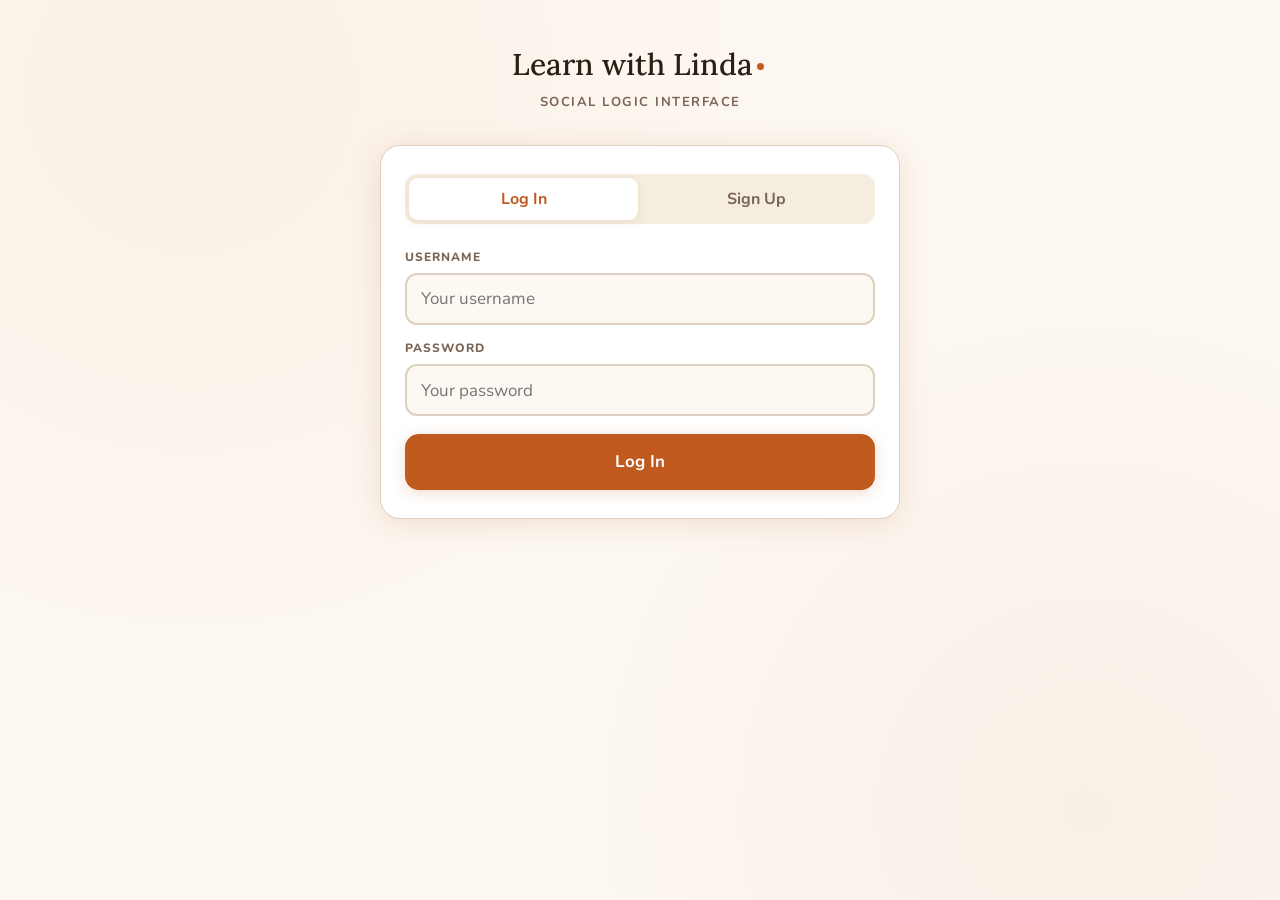
<file: Linda 2.1/index.html>
<!DOCTYPE html>
<html lang="en">
<head>
  <meta charset="UTF-8">
  <meta name="viewport" content="width=device-width, initial-scale=1.0, maximum-scale=1.0">
  <title>Learn with Linda</title>
  <link rel="stylesheet" href="style.css?v=8">
</head>
<body>

  <!-- SCREEN: AUTH -->
  <div id="screen-auth" class="screen hidden">
    <div class="screen-inner">
      <div class="brand-header">
        <div class="brand-title">Learn with Linda<span class="brand-dot"></span></div>
        <div class="brand-subtitle">Social Logic Interface</div>
      </div>
      <div class="auth-card">
        <div class="auth-tabs">
          <button class="auth-tab active" id="tab-login"  onclick="switchAuthTab('login')">Log In</button>
          <button class="auth-tab"        id="tab-signup" onclick="switchAuthTab('signup')">Sign Up</button>
        </div>
        <div id="form-login" class="auth-form">
          <div class="auth-field">
            <label class="auth-label" for="login-username">Username</label>
            <input class="auth-input" id="login-username" type="text" autocomplete="username" placeholder="Your username">
          </div>
          <div class="auth-field">
            <label class="auth-label" for="login-password">Password</label>
            <input class="auth-input" id="login-password" type="password" autocomplete="current-password" placeholder="Your password">
          </div>
          <div class="auth-error" id="login-error"></div>
          <button class="btn-primary" id="btn-login" style="margin-top:4px">Log In</button>
        </div>
        <div id="form-signup" class="auth-form hidden">
          <div class="auth-field">
            <label class="auth-label" for="signup-name">Your Name</label>
            <input class="auth-input" id="signup-name" type="text" autocomplete="name" placeholder="What should we call you?">
          </div>
          <div class="auth-field">
            <label class="auth-label" for="signup-username">Username</label>
            <input class="auth-input" id="signup-username" type="text" autocomplete="username" placeholder="Choose a username">
          </div>
          <div class="auth-field">
            <label class="auth-label" for="signup-password">Password</label>
            <input class="auth-input" id="signup-password" type="password" autocomplete="new-password" placeholder="Choose a password">
          </div>
          <div class="auth-error" id="signup-error"></div>
          <button class="btn-primary" id="btn-signup" style="margin-top:4px">Create Account</button>
        </div>
      </div>
    </div>
  </div>

  <!-- SCREEN: CONSENT -->
  <div id="screen-consent" class="screen hidden">
    <div class="screen-inner">
      <h2>Before we start.</h2>
      <p>This app can save your progress on this device.</p>
      <p>No data is sent anywhere.</p>
      <div class="consent-boxes">
        <div class="consent-box consent-box-yes"><strong>I agree</strong><span>Your progress is saved. It will be here next time you open the app.</span></div>
        <div class="consent-box consent-box-no"><strong>No, thank you</strong><span>You can still use the app. Progress will not be saved after you close it.</span></div>
      </div>
      <div class="btn-stack">
        <button class="btn-primary" id="btn-consent-agree">I agree</button>
        <button class="btn-outline" id="btn-consent-no">No, thank you</button>
      </div>
    </div>
  </div>

  <!-- SCREEN: TUTORIAL -->
  <div id="screen-tutorial" class="screen hidden">
    <div class="screen-inner"><div id="tutorial-container"></div></div>
  </div>

  <!-- SCREEN: HOME -->
  <div id="screen-home" class="screen hidden">
    <div class="screen-inner">
      <div class="home-header">
        <h2 id="home-greeting"></h2>
        <button class="btn-icon" id="btn-settings" aria-label="Settings">&#9881;</button>
      </div>
      <p class="home-sub">Choose a module to start.</p>
      <div id="module-cards" class="level-cards"></div>
      <div class="btn-stack home-actions">
        <button class="btn-outline" id="btn-stats-home">My Progress</button>
        <button class="btn-outline" id="btn-rule-home">Rule Box</button>
      </div>
    </div>
  </div>

  <!-- SCREEN: QUIZ -->
  <div id="screen-quiz" class="screen hidden">
    <div class="screen-inner quiz-inner">
      <div class="quiz-header">
        <span id="quiz-level-name"    class="quiz-level-name"></span>
        <span id="quiz-progress-text" class="quiz-progress-text"></span>
      </div>
      <div id="quiz-scenario-wrap" class="scenario-card">
        <p id="quiz-scenario"></p>
      </div>
      <div id="quiz-video-area" class="quiz-video-area"></div>
      <div id="quiz-feedback" class="quiz-feedback hidden"></div>
      <div id="quiz-inline-card" class="quiz-inline-card hidden"></div>
      <div id="quiz-answers" class="quiz-answers"></div>
      <div class="quiz-footer">
        <button class="btn-hint" id="btn-hint-link">Need a hint?</button>
        <button class="btn-outline" id="btn-rule-quiz">Rule Box</button>
        <button class="btn-quit" id="btn-quit">Quit</button>
      </div>
    </div>
  </div>

  <!-- SCREEN: RESULT -->
  <div id="screen-result" class="screen hidden">
    <div class="screen-inner">
      <h2 id="result-title">Module complete.</h2>
      <p id="result-score"     class="result-score"></p>
      <p id="result-message"   class="result-message"></p>
      <p id="result-strongest" class="result-detail"></p>
      <p id="result-weakest"   class="result-detail"></p>
      <div class="btn-stack">
        <button class="btn-primary" id="btn-next-level">Next module</button>
        <button class="btn-outline"  id="btn-try-again" style="display:none">Try again</button>
        <button class="btn-outline"  id="btn-result-home">Home</button>
      </div>
    </div>
  </div>

  <!-- SCREEN: STATS -->
  <div id="screen-stats" class="screen hidden">
    <div class="screen-inner">
      <h2>Your progress.</h2>
      <div id="stats-bars"></div>
      <p id="stats-total"  class="stats-meta"></p>
      <p id="stats-streak" class="stats-meta"></p>
      <div class="btn-stack">
        <button class="btn-outline" id="btn-stats-back">Back</button>
      </div>
    </div>
  </div>

  <!-- SCREEN: RULE -->
  <div id="screen-rule" class="screen hidden">
    <div class="screen-inner">
      <h2>Rule Box</h2>
      <div class="rule-box-content">
        <p><a href="Rule box info.docx" target="_blank" rel="noopener">Download Rule box info.docx</a></p>
        <h3>Researcher 1</h3>
        <p>Primary Author: Tiffany</p>
        <p>Field: Institutional Affiliation: University of Miami/Miller School of Medicine and Fielding Graduate University, USA</p>
        <p>Article Title: Universal Emotions Research 2024-2025: A Narrative Review</p>
        <p>Journal: Journal of Clinical Psychology and Neurology (J Clin Psychol Neurol)</p>
        <p>Publication Date: May 26, 2025 (Published); Vol. 3, Issue 2</p>
        <p>DOI: 10.61440/JCPN.2025.v3.48</p>
        <h3>Researcher 2</h3>
        <p>Primary Authors: Harald G. Wallbott and Klaus R. Scherer</p>
        <p>Institutional Affiliation: University of Geneva (Archive ouverte UNIGE); University of Giessen</p>
        <p>Article Title: How universal and specific is emotional experience? Evidence from 27 countries on five continents</p>
        <p>Journal: Social Science Information (SAGE Publications)</p>
        <p>Publication Date: 1986; Vol. 25, No. 4, pp. 763–795</p>
        <p>DOI: 10.1177/053901886025004001</p>
        <h3>Researcher 3</h3>
        <p>Primary Authors: Christian G. Kohler, Travis Turner, Neal M. Stolar, Warren B. Bilker, Colleen M. Brensinger, Raquel E. Gur, and Ruben C. Gur</p>
        <p>Institutional Affiliations: Neuropsychiatry, Department of Psychiatry, University of Pennsylvania, USA; Department of Psychology, University of California, San Diego, USA; Department of Biostatistics and Epidemiology, University of Pennsylvania, USA</p>
        <p>Article Title: Differences in facial expressions of four universal emotions</p>
        <p>Journal: Psychiatry Research (Elsevier)</p>
        <p>Publication Date: 2004; Vol. 128, pp. 235–244</p>
        <h3>RULE BOX INFO</h3>
        <h4>Happiness / Joy</h4>
        <p>Facial Actions: Smiling, laughing, cheek raising (AU 6), lip corner pulling upward (AU 12), tightening of the lower eyelid (AU 7), jaw dropping (AU 26), raising of the upper lip (AU 10), and raising of the inner brow (AU 1).</p>
        <p>Associated Non-Verbal Cues: General physical gestures and movements toward other people.</p>
        <p>Recognition: Identified as the easiest universal emotion to recognize.</p>
        <h4>Sadness</h4>
        <p>Facial Actions: Crying, furrowing of the eyebrows/brow lowering (AU 4), raising of the inner brow (AU 1), raising of the chin (AU 17), stretching of the lips (AU 20), raising of the upper lip (AU 10), tightening of the eyelids (AU 7), and lip corners depressed/turned down (AU 15).</p>
        <p>Associated Non-Verbal Cues: Silence, changed voice quality, and general muted facial expressions.</p>
        <p>Specific Exclusions: Jaw dropping (AU 26) is specifically noted as absent in this expression.</p>
        <h4>Fear</h4>
        <p>Facial Actions: Eyes wide open/upper lid raising (AU 5), furrowed and raised eyebrows, raising of the inner brow (AU 1), raising of the outer brow (AU 2), lowering of the brow (AU 4), stretching of the mouth/lip stretching (AU 20), jaw dropping (AU 26), and nostril dilation (AU 38).</p>
        <p>Associated Non-Verbal Cues: Silence and speech disturbances such as stuttering.</p>
        <p>Specific Exclusions: Lid tightening (AU 7) and upper lip raising (AU 10) are specifically noted as absent.</p>
        <h4>Anger</h4>
        <p>Facial Actions: Screaming, lowered or furrowed eyebrows (AU 4), eyes wide open/upper lid raising (AU 5), tightening of the lower lid (AU 7), nose wrinkling (AU 9), raising of the upper lip (AU 10), depression of the lower lip (AU 16), and parting of the lips or jaw dropping (AU 25/26) to expose teeth.</p>
        <p>Associated Non-Verbal Cues: Increased speech activity, abrupt bodily movements, and specific hand/arm gestures.</p>
        <p>Specific Exclusions: Inner brow raising (AU 1) is specifically noted as absent.</p>
        <h4>Disgust</h4>
        <p>Facial Actions: Nose wrinkling and raising of the upper lip.</p>
        <p>Associated Non-Verbal Cues: High frequency of facial reactions involving the proximal senses, such as smell, taste, and touch.</p>
        <p>Development: Identified as the last universal emotion recognized across human development.</p>
        <h4>Surprise</h4>
        <p>Facial Actions: Specific muscle markers are described as fleeting and difficult to capture in 2024-2025 research, though historically associated with raised eyebrows and wide eyes.</p>
        <p>Associated Non-Verbal Cues: Rapid onset and brief duration; often grouped with awe or curiosity.</p>
      </div>
      <div class="btn-stack">
        <button class="btn-outline" id="btn-rule-back">Back</button>
      </div>
    </div>
  </div>

  <!-- SCREEN: SETTINGS -->
  <div id="screen-settings" class="screen hidden">
    <div class="screen-inner">
      <h2>Settings</h2>
      <div class="settings-user-info">
        <div class="settings-user-name" id="settings-user-name"></div>
        <div class="settings-user-sub"  id="settings-user-sub"></div>
      </div>
      <div class="settings-section">
        <div class="settings-label">Account</div>
        <div class="btn-stack" style="margin-top:0">
          <button class="btn-outline" id="btn-account-quit">Quit &amp; Log Out</button>
          <button class="btn-danger"  id="btn-delete-data">Delete All My Data</button>
        </div>
      </div>
      <div class="settings-section">
        <div class="settings-label">App</div>
        <div class="btn-stack" style="margin-top:0">
          <button class="btn-outline" id="btn-replay-tutorial">Replay Tutorial</button>
          <button class="btn-outline" id="btn-settings-back">Back</button>
        </div>
      </div>
    </div>
  </div>

  <!-- OVERLAY: CONFIRM -->
  <div id="overlay-confirm" class="overlay hidden" role="dialog" aria-modal="true">
    <div class="overlay-card">
      <p id="confirm-text" class="overlay-question"></p>
      <div class="btn-stack">
        <button class="btn-primary" id="btn-confirm-yes">Yes</button>
        <button class="btn-outline"  id="btn-confirm-no">No</button>
      </div>
    </div>
  </div>

  <!-- OVERLAY: GOODBYE -->
  <div id="overlay-goodbye" class="overlay hidden" role="dialog" aria-modal="true">
    <div class="overlay-card">
      <p class="goodbye-text">You did good today. Have a nice day. &#128075;</p>
      <button class="btn-primary" id="btn-goodbye-home">Home</button>
    </div>
  </div>

  <!-- OVERLAY: ACTOR PREFERENCE -->
  <div id="overlay-actor" class="overlay hidden" role="dialog" aria-modal="true">
    <div class="overlay-card">
      <h2 style="margin-bottom:20px; text-align:center;">Choose actor preference</h2>
      <div class="btn-stack">
        <button class="btn-outline" id="btn-actor-female">Female</button>
        <button class="btn-outline" id="btn-actor-male">Male</button>
        <button class="btn-outline" id="btn-actor-both" style="display:none;">Both</button>
        <button class="btn-primary" id="btn-actor-back">Back</button>
      </div>
    </div>
  </div>

  <script src="video-index.js?v=1"></script>
  <script src="scenarios.js?v=1"></script>
  <script src="app.js?v=7"></script>
</body>
</html>
</file>
<file: Linda 2.1/style.css>
/* ============================================================
   LEARN WITH LINDA — style.css v8 (video edition, warm palette)
   ============================================================ */

@import url('https://fonts.googleapis.com/css2?family=Nunito:wght@400;600;700;800;900&family=Lora:ital,wght@0,500;1,400&display=swap');

*,*::before,*::after { box-sizing:border-box; margin:0; padding:0; }

:root {
  --bg:           #FDF8F2;
  --bg-card:      #F5EDE0;
  --bg-hint:      #FEF5DC;
  --text:         #2A1F14;
  --text-sub:     #7A6555;
  --accent:       #C05A1F;
  --accent-light: #F4E0D3;
  --correct:      #4A7C59;
  --wrong:        #B84040;
  --border:       #DDD0C0;
  --border-warm:  #C8B89A;
  --shadow:       0 2px 16px rgba(160,80,20,0.10);
  --shadow-lg:    0 4px 32px rgba(160,80,20,0.14);
  --emo-happiness:#D4820A; --emo-sadness:#4A7BAA; --emo-anger:#B83030;
  --emo-fear:#7A5BAB; --emo-surprise:#1A8A72; --emo-disgust:#6A8A28;
  --emo-neutral:#8A7A6A; --emo-calm:#4A8A9A;
}

html { overflow-y:scroll; }
body {
  font-family:'Nunito',Arial,sans-serif; font-size:18px; line-height:1.6;
  color:var(--text); background:var(--bg);
  background-image:radial-gradient(circle at 15% 10%,rgba(210,140,60,.07) 0%,transparent 45%),
                   radial-gradient(circle at 85% 90%,rgba(180,100,40,.06) 0%,transparent 40%);
  min-height:100vh;
}

/* ============================================================ SCREENS */
.screen { display:flex; justify-content:center; padding:24px 20px 52px; min-height:100vh; }
.screen.hidden { display:none !important; }
.screen-inner  { width:100%; max-width:520px; padding-top:16px; animation:fadein .28s ease both; }
.rule-box-content { max-height:64vh; overflow:auto; padding-right:8px; }
@keyframes fadein { from{opacity:0;transform:translateY(6px)} to{opacity:1;transform:translateY(0)} }

/* ============================================================ BRAND */
.brand-header { text-align:center; margin-bottom:32px; }
.brand-title  { font-family:'Lora',serif; font-size:30px; font-weight:500; color:var(--text); }
.brand-subtitle { font-size:13px; color:var(--text-sub); font-weight:700; letter-spacing:1.5px; text-transform:uppercase; margin-top:4px; }
.brand-dot { display:inline-block; width:7px; height:7px; background:var(--accent); border-radius:50%; margin:0 4px 2px; vertical-align:middle; }

/* ============================================================ AUTH */
.auth-card { background:#fff; border-radius:20px; padding:28px 24px; border:1.5px solid var(--border); box-shadow:var(--shadow-lg); }
.auth-tabs  { display:flex; background:var(--bg-card); border-radius:12px; padding:4px; margin-bottom:24px; gap:4px; }
.auth-tab   { flex:1; min-height:42px; border:none; border-radius:9px; font-family:inherit; font-size:16px; font-weight:700; cursor:pointer; background:transparent; color:var(--text-sub); transition:background .18s,color .18s,box-shadow .18s; }
.auth-tab.active { background:#fff; color:var(--accent); box-shadow:0 2px 8px rgba(160,80,20,.12); }
.auth-tab:focus  { outline:3px solid var(--accent); }
.auth-form       { display:flex; flex-direction:column; gap:14px; }
.auth-form.hidden{ display:none; }
.auth-field      { display:flex; flex-direction:column; gap:6px; }
.auth-label      { font-size:12px; font-weight:800; color:var(--text-sub); text-transform:uppercase; letter-spacing:1px; }
.auth-input      { width:100%; min-height:52px; border-radius:12px; border:2px solid var(--border); font-size:17px; font-family:inherit; padding:10px 14px; background:var(--bg); color:var(--text); transition:border-color .15s; }
.auth-input:focus{ outline:none; border-color:var(--accent); box-shadow:0 0 0 3px rgba(192,90,31,.15); }
.auth-error      { font-size:14px; color:var(--wrong); font-weight:600; background:#FDF0F0; border-radius:8px; padding:8px 12px; display:none; }
.auth-error.visible { display:block; }

/* ============================================================ TYPOGRAPHY */
h1 { font-family:'Lora',serif; font-size:32px; font-weight:500; margin-bottom:24px; }
h2 { font-size:24px; font-weight:800; margin-bottom:14px; }
p  { margin-bottom:12px; }

/* ============================================================ BUTTONS */
.btn-primary,.btn-outline,.btn-danger {
  display:block; width:100%; min-height:56px; border-radius:14px; font-size:17px; font-weight:700;
  font-family:inherit; cursor:pointer; border:2px solid transparent; padding:10px 18px; line-height:1.3;
  transition:opacity .15s,background .15s,box-shadow .15s,transform .1s;
}
.btn-primary { background:var(--accent); color:#fff; border-color:var(--accent); box-shadow:0 3px 14px rgba(192,90,31,.22); }
.btn-outline  { background:#fff; color:var(--text); border-color:var(--border); }
.btn-danger   { background:var(--wrong); color:#fff; border-color:var(--wrong); }
.btn-primary:hover { opacity:.88; transform:translateY(-1px); }
.btn-outline:hover  { background:var(--bg-card); border-color:var(--border-warm); }
.btn-danger:hover   { opacity:.87; }
.btn-primary:focus,.btn-outline:focus,.btn-danger:focus { outline:3px solid var(--accent); outline-offset:2px; }
.btn-stack { display:flex; flex-direction:column; gap:10px; margin-top:18px; }

.btn-icon { background:none; border:none; font-size:22px; cursor:pointer; padding:6px; min-width:44px; min-height:44px; border-radius:10px; color:var(--text-sub); display:flex; align-items:center; justify-content:center; transition:background .12s; }
.btn-icon:hover { background:var(--bg-card); color:var(--accent); }

/* ============================================================ CONSENT */
.consent-boxes { display:flex; flex-direction:column; gap:12px; margin-bottom:8px; }
.consent-box   { background:var(--bg-card); border-radius:14px; padding:14px 16px; border-left:5px solid var(--border-warm); }
.consent-box strong { display:block; font-size:17px; margin-bottom:4px; }
.consent-box span   { font-size:14px; color:var(--text-sub); line-height:1.5; }
.consent-box-yes { border-left-color:var(--accent); }

/* ============================================================ REG DOTS / TUTORIAL */
.reg-dots { display:flex; gap:10px; margin-bottom:26px; }
.reg-dot  { width:10px; height:10px; border-radius:50%; background:var(--border); transition:background .2s,transform .2s; }
.reg-dot.active { background:var(--accent); transform:scale(1.3); }
.tutorial-text { font-size:24px; font-weight:800; line-height:1.45; margin-bottom:28px; }

/* ============================================================ HOME */
.home-header { display:flex; justify-content:space-between; align-items:center; margin-bottom:10px; }
.home-header h2 { margin-bottom:0; }
.home-sub    { color:var(--text-sub); font-size:15px; margin-bottom:16px; margin-top:6px; }
.home-actions{ margin-top:10px; }

/* Module cards */
.level-cards { display:flex; flex-direction:column; gap:10px; }
.level-card  { background:#fff; border-radius:16px; padding:16px 18px; display:flex; align-items:center; justify-content:space-between; border:2px solid var(--border); cursor:pointer; transition:border-color .15s,background .15s,box-shadow .15s,transform .1s; box-shadow:0 1px 5px rgba(160,80,20,.06); }
.level-card.unlocked  { border-color:var(--accent); }
.level-card.completed { border-color:var(--correct); background:#F2F8F3; }
.level-card.locked    { opacity:.38; cursor:not-allowed; pointer-events:none; }
.level-card.unlocked:hover, .level-card.partial:hover { background:var(--accent-light); transform:translateY(-1px); box-shadow:0 4px 14px rgba(160,80,20,.12); }
.level-card-title { font-weight:800; font-size:16px; }
.level-card-sub   { font-size:13px; color:var(--text-sub); margin-top:2px; }
.level-card-badge { font-size:20px; margin-left:10px; flex-shrink:0; }

/* ============================================================ QUIZ */
.quiz-inner { display:flex; flex-direction:column; padding-top:6px; }
.quiz-header { display:flex; align-items:center; justify-content:space-between; margin-bottom:10px; }
.quiz-level-name    { font-size:12px; font-weight:800; color:var(--accent); text-transform:uppercase; letter-spacing:1px; }
.quiz-progress-text { font-size:15px; font-weight:700; color:var(--text-sub); background:var(--bg-card); padding:3px 12px; border-radius:20px; border:1px solid var(--border); }

.scenario-card { background:linear-gradient(135deg,var(--bg-card) 0%,#EEE0CC 100%); border-radius:12px; padding:13px 16px; margin-bottom:12px; border:1px solid var(--border); }
.scenario-card p { font-size:18px; color:var(--text); margin:0; line-height:1.55; font-weight:600; white-space:pre-line; }

/* ============================================================ VIDEO AREA */
.quiz-video-area {
  position:relative;
  margin-bottom:12px;
  display:flex;
  flex-direction:column;
  align-items:center;
  gap:10px;
}

/* Single video */
.single-video-wrap {
  position:relative;
  width:100%;
  display:flex;
  justify-content:center;
}

.quiz-video.single {
  width:100%;
  max-width:360px;
  max-height:48vh;
  border-radius:14px;
  background:#111;
  object-fit:cover;
  display:block;
  cursor:pointer;
  box-shadow:0 4px 20px rgba(160,80,20,.14);
}

/* Dual video */
.dual-video-wrap {
  display:flex;
  gap:10px;
  width:100%;
  justify-content:center;
}

.dual-slot {
  flex:1;
  display:flex;
  flex-direction:column;
  align-items:center;
  gap:8px;
  min-width:0;
}

.quiz-video.dual {
  width:100%;
  max-height:36vh;
  border-radius:12px;
  background:#111;
  object-fit:cover;
  display:block;
  cursor:pointer;
  box-shadow:0 3px 14px rgba(160,80,20,.12);
}

@media (max-height:780px) {
  .quiz-video.single { max-height:38vh; }
  .quiz-video.dual   { max-height:30vh; }
}

/* Play buttons */
.video-play-btn, .video-play-all-btn {
  background:var(--accent); color:#fff;
  border:none; border-radius:10px; font-size:16px; font-weight:700; font-family:inherit;
  padding:10px 24px; min-height:46px; cursor:pointer;
  box-shadow:0 3px 12px rgba(192,90,31,.25);
  transition:opacity .15s,transform .1s;
}
.video-play-btn:hover, .video-play-all-btn:hover { opacity:.88; transform:translateY(-1px); }
.video-play-btn:focus, .video-play-all-btn:focus  { outline:3px solid var(--accent); }

/* Side answer buttons (intensity + scene) */
.btn-side-answer {
  width:100%; min-height:46px; border-radius:10px; font-size:15px; font-weight:700; font-family:inherit;
  cursor:pointer; background:#fff; border:2px solid var(--border); color:var(--text);
  transition:background .12s,border-color .12s,transform .1s;
}
.btn-side-answer:hover    { background:var(--bg-card); border-color:var(--border-warm); transform:translateY(-1px); }
.btn-side-answer:disabled { cursor:default; transform:none; }
.btn-side-answer:focus    { outline:3px solid var(--accent); }
.btn-side-answer.side-correct { background:#EBF5EC; border-color:var(--correct); color:var(--correct); }
.btn-side-answer.side-wrong   { background:#FDEAEA; border-color:var(--wrong);   color:var(--wrong); }

/* Feedback overlay */
.quiz-feedback {
  position:absolute; top:50%; left:50%; transform:translate(-50%,-50%);
  background:rgba(30,18,6,.85); color:#fff;
  padding:10px 24px; border-radius:12px; font-size:17px; font-weight:700;
  white-space:nowrap; pointer-events:none; z-index:10;
}
.quiz-feedback.hidden { display:none; }

/* Video animations */
.quiz-video.glow  { animation:videoGlow .65s ease forwards; }
.quiz-video.shake { animation:videoShake .3s ease; }
@keyframes videoGlow  { 0%{box-shadow:0 4px 20px rgba(160,80,20,.14)} 45%{box-shadow:0 0 0 8px rgba(74,124,89,.30)} 100%{box-shadow:0 4px 20px rgba(160,80,20,.14)} }
@keyframes videoShake { 0%,100%{transform:translateX(0)} 30%{transform:translateX(-5px)} 70%{transform:translateX(5px)} }

/* ============================================================ CHOICE ANSWER BUTTONS */
.quiz-answers { display:flex; flex-wrap:wrap; gap:8px; margin-bottom:8px; }
.btn-answer {
  flex:1 1 calc(33.333% - 8px); min-width:86px; min-height:50px;
  border-radius:12px; font-size:15px; font-weight:800; font-family:inherit;
  cursor:pointer; background:#fff; border:2px solid var(--border);
  border-top:5px solid var(--border); color:var(--text); text-align:center;
  padding:7px 5px; transition:background .12s,transform .1s; line-height:1.3;
}
.btn-answer:hover    { background:var(--bg-card); transform:translateY(-1px); }
.btn-answer:focus    { outline:3px solid var(--accent); }
.btn-answer:disabled { cursor:default; transform:none; }
.btn-answer.correct  { background:#EBF5EC; border-color:var(--correct); border-top-color:var(--correct); color:var(--correct); }
.btn-answer.wrong    { background:#FDEAEA; border-color:var(--wrong);   border-top-color:var(--wrong); }

.btn-answer[data-emotion="happiness"] { border-top-color:var(--emo-happiness); }
.btn-answer[data-emotion="sadness"]   { border-top-color:var(--emo-sadness); }
.btn-answer[data-emotion="anger"]     { border-top-color:var(--emo-anger); }
.btn-answer[data-emotion="fear"]      { border-top-color:var(--emo-fear); }
.btn-answer[data-emotion="surprise"]  { border-top-color:var(--emo-surprise); }
.btn-answer[data-emotion="disgust"]   { border-top-color:var(--emo-disgust); }
.btn-answer[data-emotion="neutral"]   { border-top-color:var(--emo-neutral); }
.btn-answer[data-emotion="calm"]      { border-top-color:var(--emo-calm); }

/* ============================================================ QUIZ FOOTER */
.quiz-footer { display:flex; justify-content:space-between; align-items:center; padding-top:8px; gap:10px; }
.quiz-footer .btn-outline { width:auto; min-width:110px; }
.btn-hint { background:var(--accent-light); border:2px solid var(--accent); border-radius:10px; padding:7px 16px; font-size:15px; font-weight:700; font-family:inherit; cursor:pointer; color:var(--accent); min-height:42px; transition:background .12s; }
.btn-hint:hover { background:#ECD3C0; }
.btn-quit { background:#fff; border:2px solid var(--border); border-radius:10px; padding:7px 18px; font-size:15px; font-weight:700; font-family:inherit; cursor:pointer; color:var(--text-sub); min-height:42px; white-space:nowrap; transition:background .12s,border-color .12s,color .12s; }
.btn-quit:hover { background:#FDEAEA; border-color:var(--wrong); color:var(--wrong); }

/* ============================================================ INLINE CARD */
.quiz-inline-card { border-radius:12px; padding:14px 16px; margin-bottom:12px; animation:fadein .2s ease both; }
.quiz-inline-card.hidden { display:none; }
.card-hint    { background:var(--bg-hint); border:2px solid #E8CE68; }
.card-reveal  { background:#fff; border:2px solid var(--border); }
.card-silence { background:var(--bg-card); border:2px solid var(--border); }
.ic-label  { font-size:12px; font-weight:800; color:var(--text-sub); text-transform:uppercase; letter-spacing:1px; margin-bottom:5px; }
.ic-body   { font-size:17px; color:var(--text); margin-bottom:12px; line-height:1.5; }
.ic-emotion{ font-size:21px; font-weight:900; margin-bottom:5px; }
.ic-desc   { font-size:15px; color:var(--text-sub); margin-bottom:12px; line-height:1.5; }
.ic-btns   { display:flex; gap:8px; flex-wrap:wrap; }
.ic-btns .btn-outline { min-height:46px; font-size:15px; flex:1; }
.btn-stack   { display:flex; gap:8px; flex-wrap:wrap; }
.btn-stack .btn-outline { min-height:46px; font-size:15px; flex:1; }
.ic-btn-full { width:100%; min-height:50px; border-radius:12px; font-size:16px; font-weight:700; font-family:inherit; cursor:pointer; background:var(--accent); color:#fff; border:none; padding:10px; transition:opacity .15s; }
.ic-btn-full:hover { opacity:.88; }

/* ============================================================ RESULT */
.result-score   { font-size:22px; font-weight:800; margin-bottom:5px; }
.result-message { font-size:16px; color:var(--text-sub); margin-bottom:8px; }
.result-detail  { font-size:15px; color:var(--text-sub); margin-bottom:4px; }

/* ============================================================ STATS */
.stat-bar-row { margin-bottom:18px; }
.stat-bar-label { font-size:16px; font-weight:700; display:flex; justify-content:space-between; margin-bottom:5px; }
.stat-bar-track { height:15px; background:var(--bg-card); border-radius:8px; overflow:hidden; border:1px solid var(--border); }
.stat-bar-fill  { height:100%; border-radius:8px; transition:width .6s cubic-bezier(.22,.68,0,1.2); min-width:4px; }
.stats-meta     { color:var(--text-sub); font-size:15px; margin-bottom:7px; }

/* ============================================================ SETTINGS */
.settings-user-info { background:var(--bg-card); border-radius:14px; padding:14px 16px; margin-bottom:18px; border:1px solid var(--border); }
.settings-user-name { font-size:20px; font-weight:800; margin-bottom:2px; }
.settings-user-sub  { font-size:14px; color:var(--text-sub); }
.settings-section   { margin-bottom:24px; }
.settings-label     { font-size:12px; font-weight:800; color:var(--text-sub); text-transform:uppercase; letter-spacing:1.2px; margin-bottom:8px; padding-bottom:5px; border-bottom:2px solid var(--border); }

/* ============================================================ OVERLAYS */
.overlay { position:fixed; inset:0; background:rgba(40,20,5,.50); display:flex; align-items:center; justify-content:center; padding:24px; z-index:300; animation:fadein .2s ease both; }
.overlay.hidden { display:none !important; }
.overlay-card   { background:#fff; border-radius:20px; padding:28px 24px; max-width:380px; width:100%; box-shadow:0 8px 48px rgba(160,80,20,.18); }
.overlay-question { font-size:19px; font-weight:800; margin-bottom:4px; line-height:1.4; }
.goodbye-text     { font-size:19px; font-weight:800; margin-bottom:4px; }

/* ============================================================ REDUCED MOTION */
@media (prefers-reduced-motion:reduce) { *,*::before,*::after { animation:none !important; transition:none !important; } }
*:focus-visible { outline:3px solid var(--accent); outline-offset:2px; }
</file>
<file: Linda 3.0/style.css>
/* ============================================================
   LEARN WITH LINDA — style.css v8 (video edition, warm palette)
   ============================================================ */

@import url('https://fonts.googleapis.com/css2?family=Nunito:wght@400;600;700;800;900&family=Lora:ital,wght@0,500;1,400&display=swap');

*,*::before,*::after { box-sizing:border-box; margin:0; padding:0; }

:root {
  --bg:           #FDF8F2;
  --bg-card:      #F5EDE0;
  --bg-hint:      #FEF5DC;
  --text:         #2A1F14;
  --text-sub:     #7A6555;
  --accent:       #C05A1F;
  --accent-light: #F4E0D3;
  --correct:      #4A7C59;
  --wrong:        #B84040;
  --border:       #DDD0C0;
  --border-warm:  #C8B89A;
  --shadow:       0 2px 16px rgba(160,80,20,0.10);
  --shadow-lg:    0 4px 32px rgba(160,80,20,0.14);
  --emo-happiness:#D4820A; --emo-sadness:#4A7BAA; --emo-anger:#B83030;
  --emo-fear:#7A5BAB; --emo-surprise:#1A8A72; --emo-disgust:#6A8A28;
  --emo-neutral:#8A7A6A; --emo-calm:#4A8A9A;
}

html { overflow-y:scroll; }
body {
  font-family:'Nunito',Arial,sans-serif; font-size:18px; line-height:1.6;
  color:var(--text); background:var(--bg);
  background-image:radial-gradient(circle at 15% 10%,rgba(210,140,60,.07) 0%,transparent 45%),
                   radial-gradient(circle at 85% 90%,rgba(180,100,40,.06) 0%,transparent 40%);
  min-height:100vh;
}

/* ============================================================ SCREENS */
.screen { display:flex; justify-content:center; padding:24px 20px 52px; min-height:100vh; }
.screen.hidden { display:none !important; }
.screen-inner  { width:100%; max-width:520px; padding-top:16px; animation:fadein .28s ease both; }
.rule-box-content { max-height:64vh; overflow:auto; padding-right:8px; }
@keyframes fadein { from{opacity:0;transform:translateY(6px)} to{opacity:1;transform:translateY(0)} }

/* ============================================================ BRAND */
.brand-header { text-align:center; margin-bottom:32px; }
.brand-title  { font-family:'Lora',serif; font-size:30px; font-weight:500; color:var(--text); }
.brand-subtitle { font-size:13px; color:var(--text-sub); font-weight:700; letter-spacing:1.5px; text-transform:uppercase; margin-top:4px; }
.brand-dot { display:inline-block; width:7px; height:7px; background:var(--accent); border-radius:50%; margin:0 4px 2px; vertical-align:middle; }

/* ============================================================ AUTH */
.auth-card { background:#fff; border-radius:20px; padding:28px 24px; border:1.5px solid var(--border); box-shadow:var(--shadow-lg); }
.auth-tabs  { display:flex; background:var(--bg-card); border-radius:12px; padding:4px; margin-bottom:24px; gap:4px; }
.auth-tab   { flex:1; min-height:42px; border:none; border-radius:9px; font-family:inherit; font-size:16px; font-weight:700; cursor:pointer; background:transparent; color:var(--text-sub); transition:background .18s,color .18s,box-shadow .18s; }
.auth-tab.active { background:#fff; color:var(--accent); box-shadow:0 2px 8px rgba(160,80,20,.12); }
.auth-tab:focus  { outline:3px solid var(--accent); }
.auth-form       { display:flex; flex-direction:column; gap:14px; }
.auth-form.hidden{ display:none; }
.auth-field      { display:flex; flex-direction:column; gap:6px; }
.auth-label      { font-size:12px; font-weight:800; color:var(--text-sub); text-transform:uppercase; letter-spacing:1px; }
.auth-input      { width:100%; min-height:52px; border-radius:12px; border:2px solid var(--border); font-size:17px; font-family:inherit; padding:10px 14px; background:var(--bg); color:var(--text); transition:border-color .15s; }
.auth-input:focus{ outline:none; border-color:var(--accent); box-shadow:0 0 0 3px rgba(192,90,31,.15); }
.auth-error      { font-size:14px; color:var(--wrong); font-weight:600; background:#FDF0F0; border-radius:8px; padding:8px 12px; display:none; }
.auth-error.visible { display:block; }

/* ============================================================ TYPOGRAPHY */
h1 { font-family:'Lora',serif; font-size:32px; font-weight:500; margin-bottom:24px; }
h2 { font-size:24px; font-weight:800; margin-bottom:14px; }
p  { margin-bottom:12px; }

/* ============================================================ BUTTONS */
.btn-primary,.btn-outline,.btn-danger {
  display:block; width:100%; min-height:56px; border-radius:14px; font-size:17px; font-weight:700;
  font-family:inherit; cursor:pointer; border:2px solid transparent; padding:10px 18px; line-height:1.3;
  transition:opacity .15s,background .15s,box-shadow .15s,transform .1s;
}
.btn-primary { background:var(--accent); color:#fff; border-color:var(--accent); box-shadow:0 3px 14px rgba(192,90,31,.22); }
.btn-outline  { background:#fff; color:var(--text); border-color:var(--border); }
.btn-danger   { background:var(--wrong); color:#fff; border-color:var(--wrong); }
.btn-primary:hover { opacity:.88; transform:translateY(-1px); }
.btn-outline:hover  { background:var(--bg-card); border-color:var(--border-warm); }
.btn-danger:hover   { opacity:.87; }
.btn-primary:focus,.btn-outline:focus,.btn-danger:focus { outline:3px solid var(--accent); outline-offset:2px; }
.btn-stack { display:flex; flex-direction:column; gap:10px; margin-top:18px; }

.btn-icon { background:none; border:none; font-size:22px; cursor:pointer; padding:6px; min-width:44px; min-height:44px; border-radius:10px; color:var(--text-sub); display:flex; align-items:center; justify-content:center; transition:background .12s; }
.btn-icon:hover { background:var(--bg-card); color:var(--accent); }

/* ============================================================ CONSENT */
.consent-boxes { display:flex; flex-direction:column; gap:12px; margin-bottom:8px; }
.consent-box   { background:var(--bg-card); border-radius:14px; padding:14px 16px; border-left:5px solid var(--border-warm); }
.consent-box strong { display:block; font-size:17px; margin-bottom:4px; }
.consent-box span   { font-size:14px; color:var(--text-sub); line-height:1.5; }
.consent-box-yes { border-left-color:var(--accent); }

/* ============================================================ REG DOTS / TUTORIAL */
.reg-dots { display:flex; gap:10px; margin-bottom:26px; }
.reg-dot  { width:10px; height:10px; border-radius:50%; background:var(--border); transition:background .2s,transform .2s; }
.reg-dot.active { background:var(--accent); transform:scale(1.3); }
.tutorial-text { font-size:24px; font-weight:800; line-height:1.45; margin-bottom:28px; }

/* ============================================================ HOME */
.home-header { display:flex; justify-content:space-between; align-items:center; margin-bottom:10px; }
.home-header h2 { margin-bottom:0; }
.home-sub    { color:var(--text-sub); font-size:15px; margin-bottom:16px; margin-top:6px; }
.home-actions{ margin-top:10px; }

/* Module cards */
.level-cards { display:flex; flex-direction:column; gap:10px; }
.level-card  { background:#fff; border-radius:16px; padding:16px 18px; display:flex; align-items:center; justify-content:space-between; border:2px solid var(--border); cursor:pointer; transition:border-color .15s,background .15s,box-shadow .15s,transform .1s; box-shadow:0 1px 5px rgba(160,80,20,.06); }
.level-card.unlocked  { border-color:var(--accent); }
.level-card.completed { border-color:var(--correct); background:#F2F8F3; }
.level-card.locked    { opacity:.38; cursor:not-allowed; pointer-events:none; }
.level-card.unlocked:hover, .level-card.partial:hover { background:var(--accent-light); transform:translateY(-1px); box-shadow:0 4px 14px rgba(160,80,20,.12); }
.level-card-title { font-weight:800; font-size:16px; }
.level-card-sub   { font-size:13px; color:var(--text-sub); margin-top:2px; }
.level-card-badge { font-size:20px; margin-left:10px; flex-shrink:0; }

/* ============================================================ QUIZ */
.quiz-inner { display:flex; flex-direction:column; padding-top:6px; }
.quiz-header { display:flex; align-items:center; justify-content:space-between; margin-bottom:10px; }
.quiz-level-name    { font-size:12px; font-weight:800; color:var(--accent); text-transform:uppercase; letter-spacing:1px; }
.quiz-progress-text { font-size:15px; font-weight:700; color:var(--text-sub); background:var(--bg-card); padding:3px 12px; border-radius:20px; border:1px solid var(--border); }

.scenario-card { background:linear-gradient(135deg,var(--bg-card) 0%,#EEE0CC 100%); border-radius:12px; padding:13px 16px; margin-bottom:12px; border:1px solid var(--border); }
.scenario-card p { font-size:18px; color:var(--text); margin:0; line-height:1.55; font-weight:600; white-space:pre-line; }

/* ============================================================ VIDEO AREA */
.quiz-video-area {
  position:relative;
  margin-bottom:12px;
  display:flex;
  flex-direction:column;
  align-items:center;
  gap:10px;
}

/* Single video */
.single-video-wrap {
  position:relative;
  width:100%;
  display:flex;
  justify-content:center;
}

.quiz-video.single {
  width:100%;
  max-width:520px;
  max-height:56vh;
  border-radius:14px;
  background:#111;
  object-fit:contain;
  display:block;
  cursor:pointer;
  box-shadow:0 4px 20px rgba(160,80,20,.14);
}

/* Dual video */
.dual-video-wrap {
  display:flex;
  gap:10px;
  width:100%;
  justify-content:center;
}

.dual-slot {
  flex:1;
  display:flex;
  flex-direction:column;
  align-items:center;
  gap:8px;
  min-width:0;
}

.quiz-video.dual {
  width:100%;
  height:36vh;
  border-radius:12px;
  background:#111;
  object-fit:cover;
  display:block;
  cursor:pointer;
  box-shadow:0 3px 14px rgba(160,80,20,.12);
}

@media (max-height:780px) {
  .quiz-video.single { max-height:46vh; }
  .quiz-video.dual   { height:30vh; }
}

/* Level 3 — compact other elements to give videos more room */
.quiz-inner:has(.dual-video-wrap) .scenario-card {
  padding:7px 12px;
  margin-bottom:7px;
}
.quiz-inner:has(.dual-video-wrap) .scenario-card p {
  font-size:14px;
  line-height:1.35;
}
.quiz-inner:has(.dual-video-wrap) .quiz-header {
  margin-bottom:6px;
}
.quiz-inner:has(.dual-video-wrap) .quiz-video-area {
  margin-bottom:7px;
}
.quiz-inner:has(.dual-video-wrap) .btn-answer {
  min-height:40px;
  font-size:13px;
  padding:4px 4px;
}
.quiz-inner:has(.dual-video-wrap) .quiz-answers {
  gap:6px;
  margin-bottom:5px;
}
.quiz-inner:has(.dual-video-wrap) .quiz-footer {
  padding-top:5px;
}

/* Replay button — single video (right of video) */
.single-video-wrap {
  position:relative;
  width:100%;
  display:flex;
  justify-content:center;
}
.single-video-wrap .btn-replay {
  position:absolute;
  bottom:10px;
  right:10px;
  z-index:5;
}
.btn-replay {
  flex-shrink:0;
  background:var(--bg-card);
  border:2px solid var(--border-warm);
  border-radius:10px;
  padding:8px 14px;
  font-size:15px;
  font-weight:700;
  font-family:inherit;
  cursor:pointer;
  color:var(--text);
  min-height:44px;
  white-space:nowrap;
  transition:background .12s,border-color .12s;
}
.btn-replay:hover  { background:var(--accent-light); border-color:var(--accent); }
.btn-replay:focus  { outline:3px solid var(--accent); }

/* Replay button — dual video (below each slot) */
.dual-slot .btn-replay {
  width:100%;
  margin-top:6px;
  text-align:center;
}

/* Feedback overlay */
.quiz-feedback {
  position:absolute; top:50%; left:50%; transform:translate(-50%,-50%);
  background:rgba(30,18,6,.85); color:#fff;
  padding:10px 24px; border-radius:12px; font-size:17px; font-weight:700;
  white-space:nowrap; pointer-events:none; z-index:10;
}
.quiz-feedback.hidden { display:none; }

/* Video animations */
.quiz-video.glow  { animation:videoGlow .65s ease forwards; }
.quiz-video.shake { animation:videoShake .3s ease; }
@keyframes videoGlow  { 0%{box-shadow:0 4px 20px rgba(160,80,20,.14)} 45%{box-shadow:0 0 0 8px rgba(74,124,89,.30)} 100%{box-shadow:0 4px 20px rgba(160,80,20,.14)} }
@keyframes videoShake { 0%,100%{transform:translateX(0)} 30%{transform:translateX(-5px)} 70%{transform:translateX(5px)} }

/* ============================================================ CHOICE ANSWER BUTTONS */
.quiz-answers { display:flex; flex-wrap:wrap; gap:8px; margin-bottom:8px; }
.btn-answer {
  flex:1 1 calc(33.333% - 8px); min-width:86px; min-height:50px;
  border-radius:12px; font-size:15px; font-weight:800; font-family:inherit;
  cursor:pointer; background:#fff; border:2px solid var(--border);
  border-top:5px solid var(--border); color:var(--text); text-align:center;
  padding:7px 5px; transition:background .12s,transform .1s; line-height:1.3;
}
.btn-answer:hover    { background:var(--bg-card); transform:translateY(-1px); }
.btn-answer:focus    { outline:3px solid var(--accent); }
.btn-answer:disabled { cursor:default; transform:none; }
.btn-answer.correct  { background:#EBF5EC; border-color:var(--correct); border-top-color:var(--correct); color:var(--correct); }
.btn-answer.wrong    { background:#FDEAEA; border-color:var(--wrong);   border-top-color:var(--wrong); }

.btn-answer[data-emotion="happiness"] { border-top-color:var(--emo-happiness); }
.btn-answer[data-emotion="sadness"]   { border-top-color:var(--emo-sadness); }
.btn-answer[data-emotion="anger"]     { border-top-color:var(--emo-anger); }
.btn-answer[data-emotion="fear"]      { border-top-color:var(--emo-fear); }
.btn-answer[data-emotion="surprise"]  { border-top-color:var(--emo-surprise); }
.btn-answer[data-emotion="disgust"]   { border-top-color:var(--emo-disgust); }
.btn-answer[data-emotion="neutral"]   { border-top-color:var(--emo-neutral); }

/* ============================================================ QUIZ FOOTER */
.quiz-footer { display:flex; justify-content:space-between; align-items:center; padding-top:8px; gap:10px; }
.quiz-footer .btn-outline { width:auto; min-width:110px; }
.btn-quit { background:#fff; border:2px solid var(--border); border-radius:10px; padding:7px 18px; font-size:15px; font-weight:700; font-family:inherit; cursor:pointer; color:var(--text-sub); min-height:42px; white-space:nowrap; transition:background .12s,border-color .12s,color .12s; }
.btn-quit:hover { background:#FDEAEA; border-color:var(--wrong); color:var(--wrong); }

/* ============================================================ INLINE CARD */
.quiz-inline-card { border-radius:12px; padding:14px 16px; margin-bottom:12px; animation:fadein .2s ease both; }
.quiz-inline-card.hidden { display:none; }
.card-reveal  { background:#fff; border:2px solid var(--border); }
.card-silence { background:var(--bg-card); border:2px solid var(--border); }
.ic-body   { font-size:17px; color:var(--text); margin-bottom:12px; line-height:1.5; }
.ic-emotion{ font-size:21px; font-weight:900; margin-bottom:5px; }
.ic-desc   { font-size:15px; color:var(--text-sub); margin-bottom:12px; line-height:1.5; }
.ic-btns   { display:flex; gap:8px; flex-wrap:wrap; }
.ic-btns .btn-outline { min-height:46px; font-size:15px; flex:1; }
.btn-stack   { display:flex; gap:8px; flex-wrap:wrap; }
.btn-stack .btn-outline { min-height:46px; font-size:15px; flex:1; }
.ic-btn-full { width:100%; min-height:50px; border-radius:12px; font-size:16px; font-weight:700; font-family:inherit; cursor:pointer; background:var(--accent); color:#fff; border:none; padding:10px; transition:opacity .15s; }
.ic-btn-full:hover { opacity:.88; }

/* ============================================================ RESULT */
.result-score   { font-size:22px; font-weight:800; margin-bottom:5px; }
.result-message { font-size:16px; color:var(--text-sub); margin-bottom:8px; }
.result-detail  { font-size:15px; color:var(--text-sub); margin-bottom:4px; }

/* ============================================================ STATS */
.stat-bar-row { margin-bottom:18px; }
.stat-bar-label { font-size:16px; font-weight:700; display:flex; justify-content:space-between; margin-bottom:5px; }
.stat-bar-track { height:15px; background:var(--bg-card); border-radius:8px; overflow:hidden; border:1px solid var(--border); }
.stat-bar-fill  { height:100%; border-radius:8px; transition:width .6s cubic-bezier(.22,.68,0,1.2); min-width:4px; }
.stats-meta     { color:var(--text-sub); font-size:15px; margin-bottom:7px; }

/* ============================================================ SETTINGS */
.settings-user-info { background:var(--bg-card); border-radius:14px; padding:14px 16px; margin-bottom:18px; border:1px solid var(--border); }
.settings-user-name { font-size:20px; font-weight:800; margin-bottom:2px; }
.settings-user-sub  { font-size:14px; color:var(--text-sub); }
.settings-section   { margin-bottom:24px; }
.settings-label     { font-size:12px; font-weight:800; color:var(--text-sub); text-transform:uppercase; letter-spacing:1.2px; margin-bottom:8px; padding-bottom:5px; border-bottom:2px solid var(--border); }

/* ============================================================ OVERLAYS */
.overlay { position:fixed; inset:0; background:rgba(40,20,5,.50); display:flex; align-items:center; justify-content:center; padding:24px; z-index:300; animation:fadein .2s ease both; }
.overlay.hidden { display:none !important; }
.overlay-card   { background:#fff; border-radius:20px; padding:28px 24px; max-width:380px; width:100%; box-shadow:0 8px 48px rgba(160,80,20,.18); }
.overlay-question { font-size:19px; font-weight:800; margin-bottom:4px; line-height:1.4; }
.goodbye-text     { font-size:19px; font-weight:800; margin-bottom:4px; }

/* ============================================================ REDUCED MOTION */
@media (prefers-reduced-motion:reduce) { *,*::before,*::after { animation:none !important; transition:none !important; } }
*:focus-visible { outline:3px solid var(--accent); outline-offset:2px; }
enter; justify-content:center; padding:24px; z-index:300; animation:fadein .2s ease both; }
.overlay.hidden { display:none !important; }
.overlay-card   { background:#fff; border-radius:20px; padding:28px 24px; max-width:380px; width:100%; box-shadow:0 8px 48px rgba(160,80,20,.18); }
.overlay-question { font-size:19px; font-weight:800; margin-bottom:4px; line-height:1.4; }
.goodbye-text     { font-size:19px; font-weight:800; margin-bottom:4px; }

/* ============================================================ REDUCED MOTION */
@media (prefers-reduced-motion:reduce) { *,*::before,*::after { animation:none !important; transition:none !important; } }
*:focus-visible { outline:3px solid var(--accent); outline-offset:2px; }
</file>
